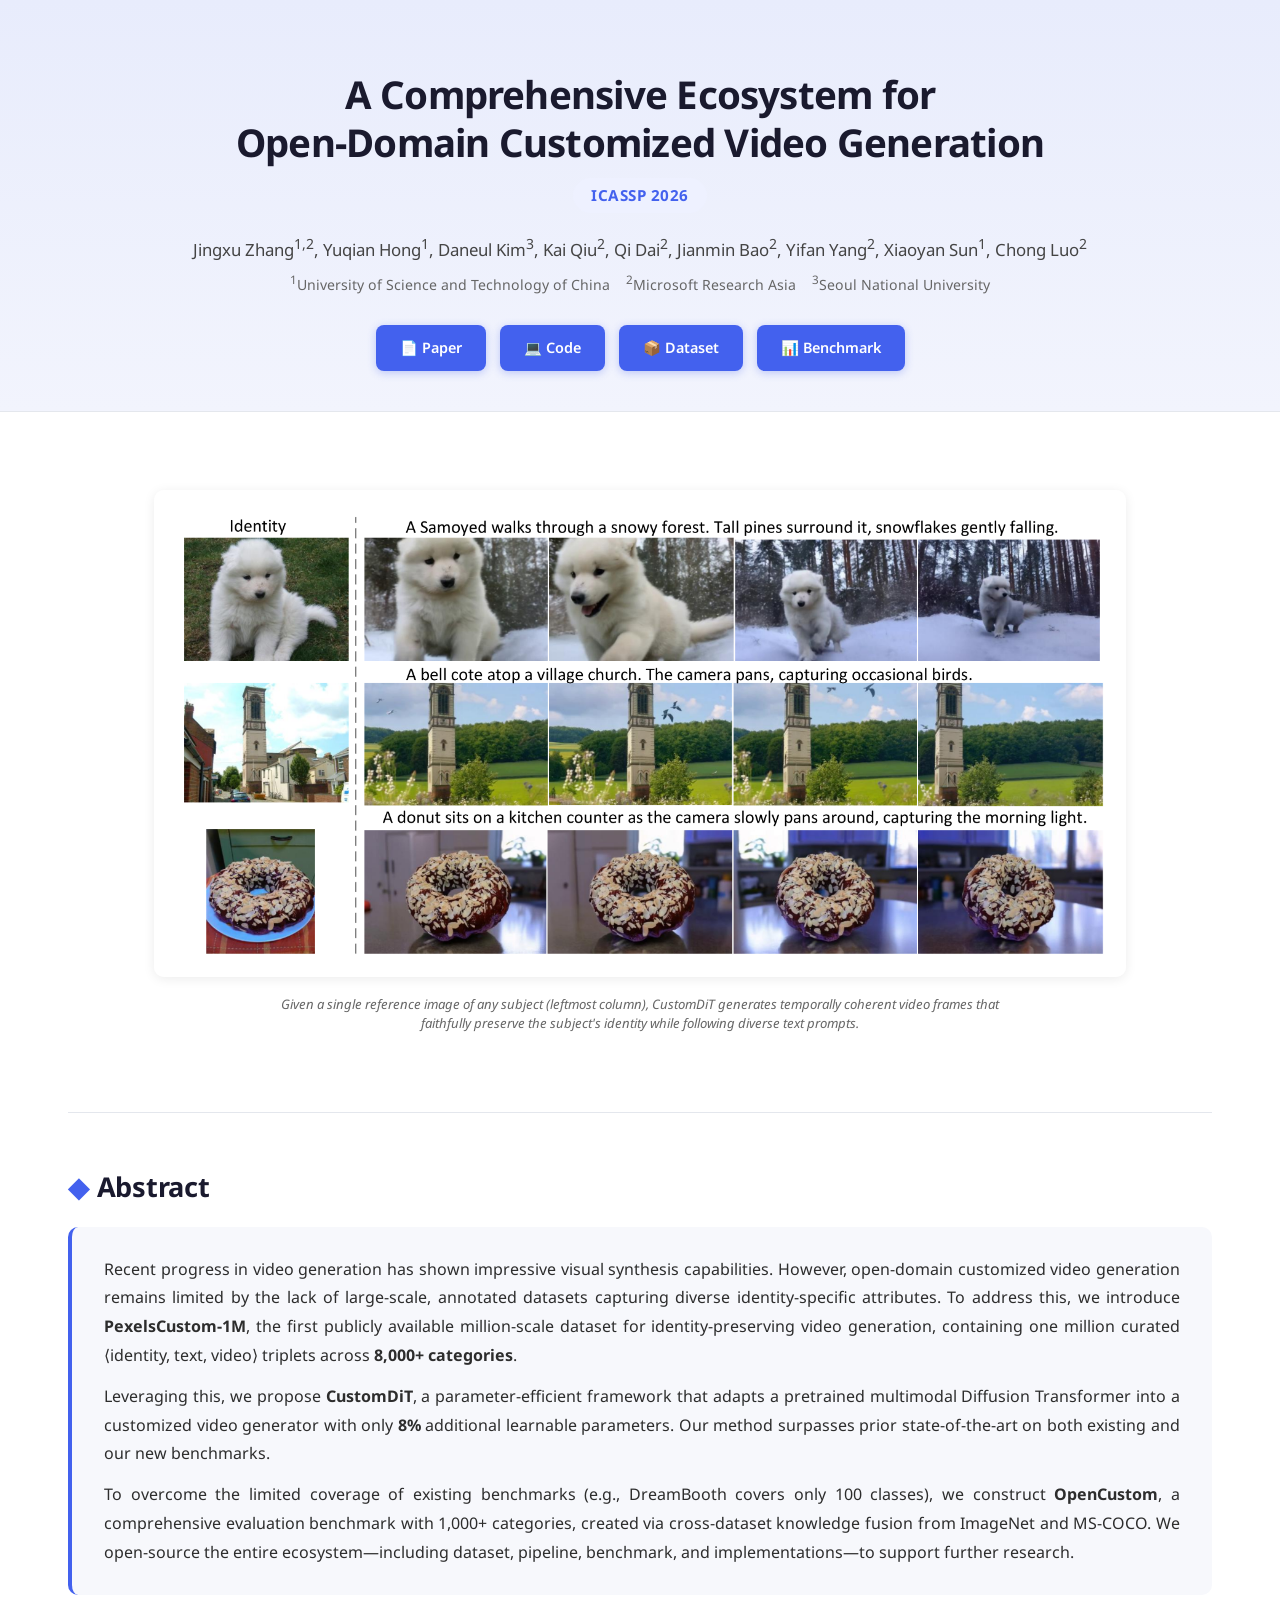
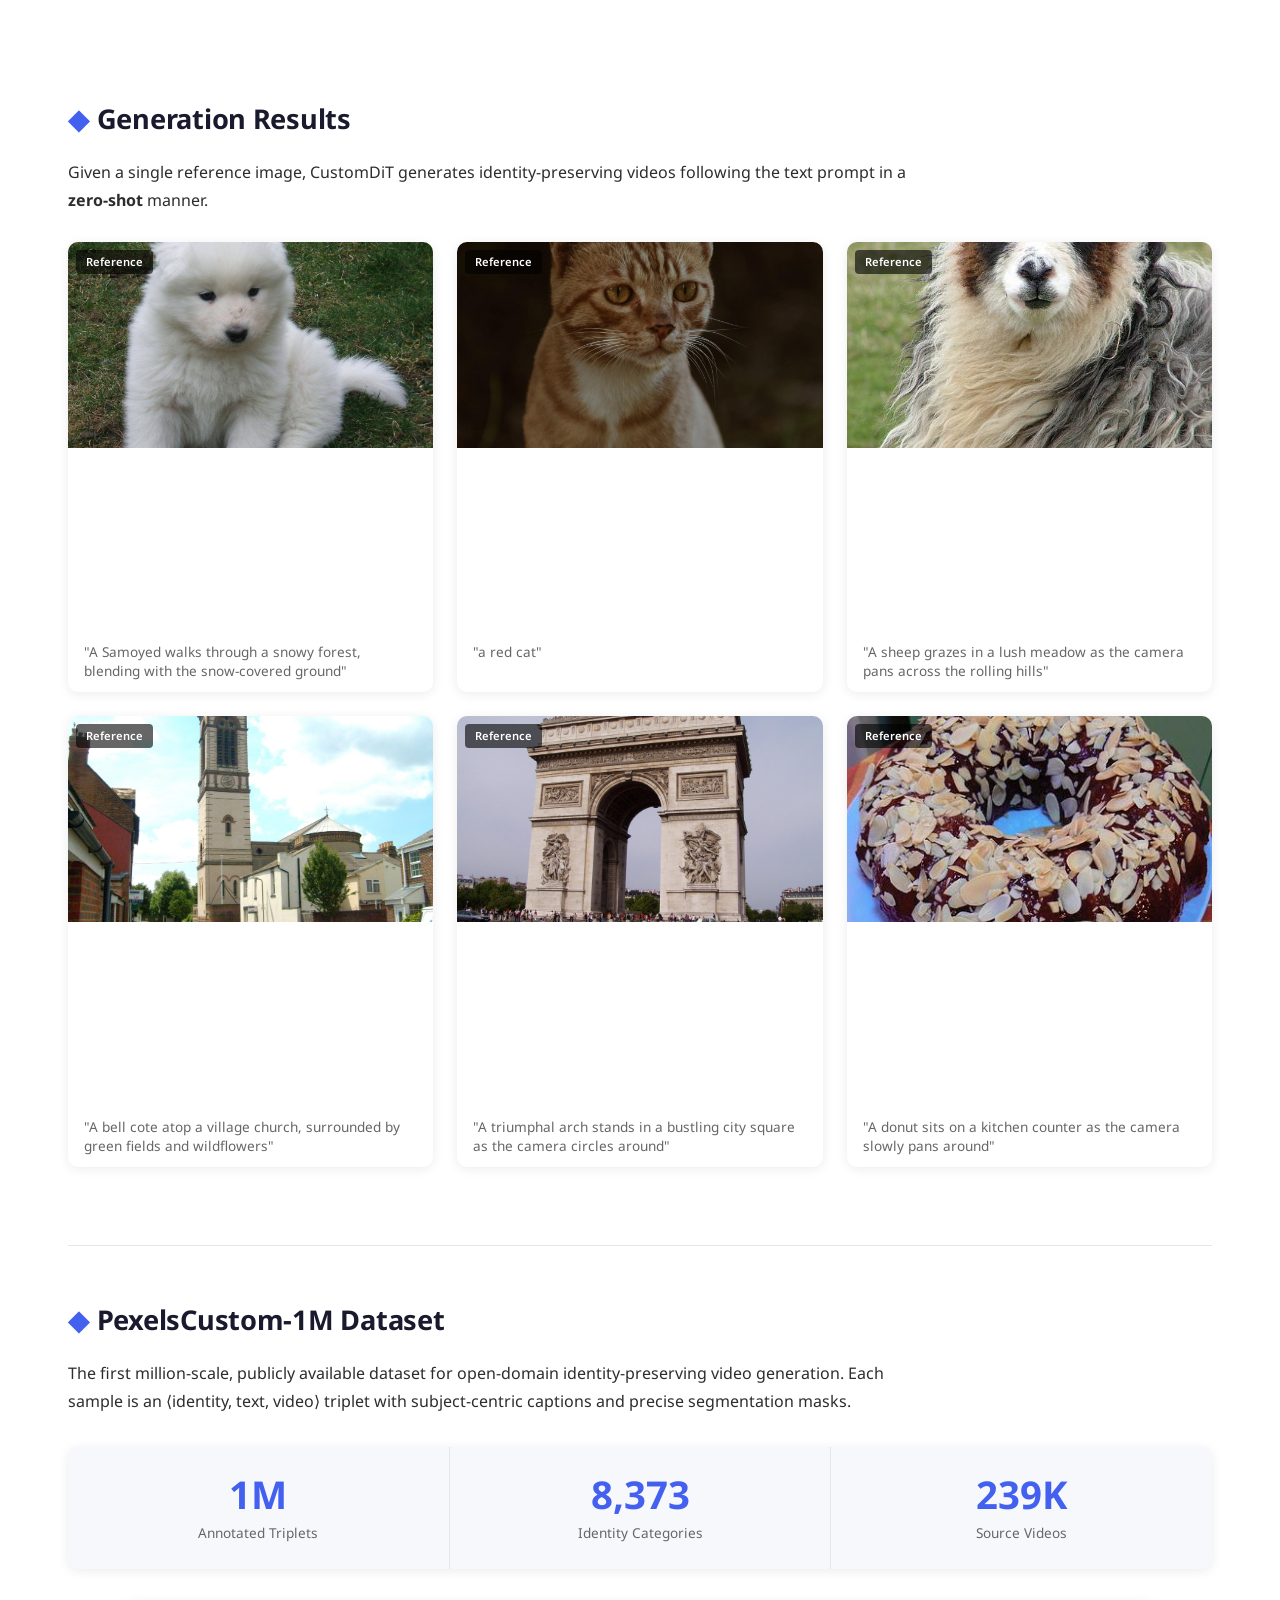
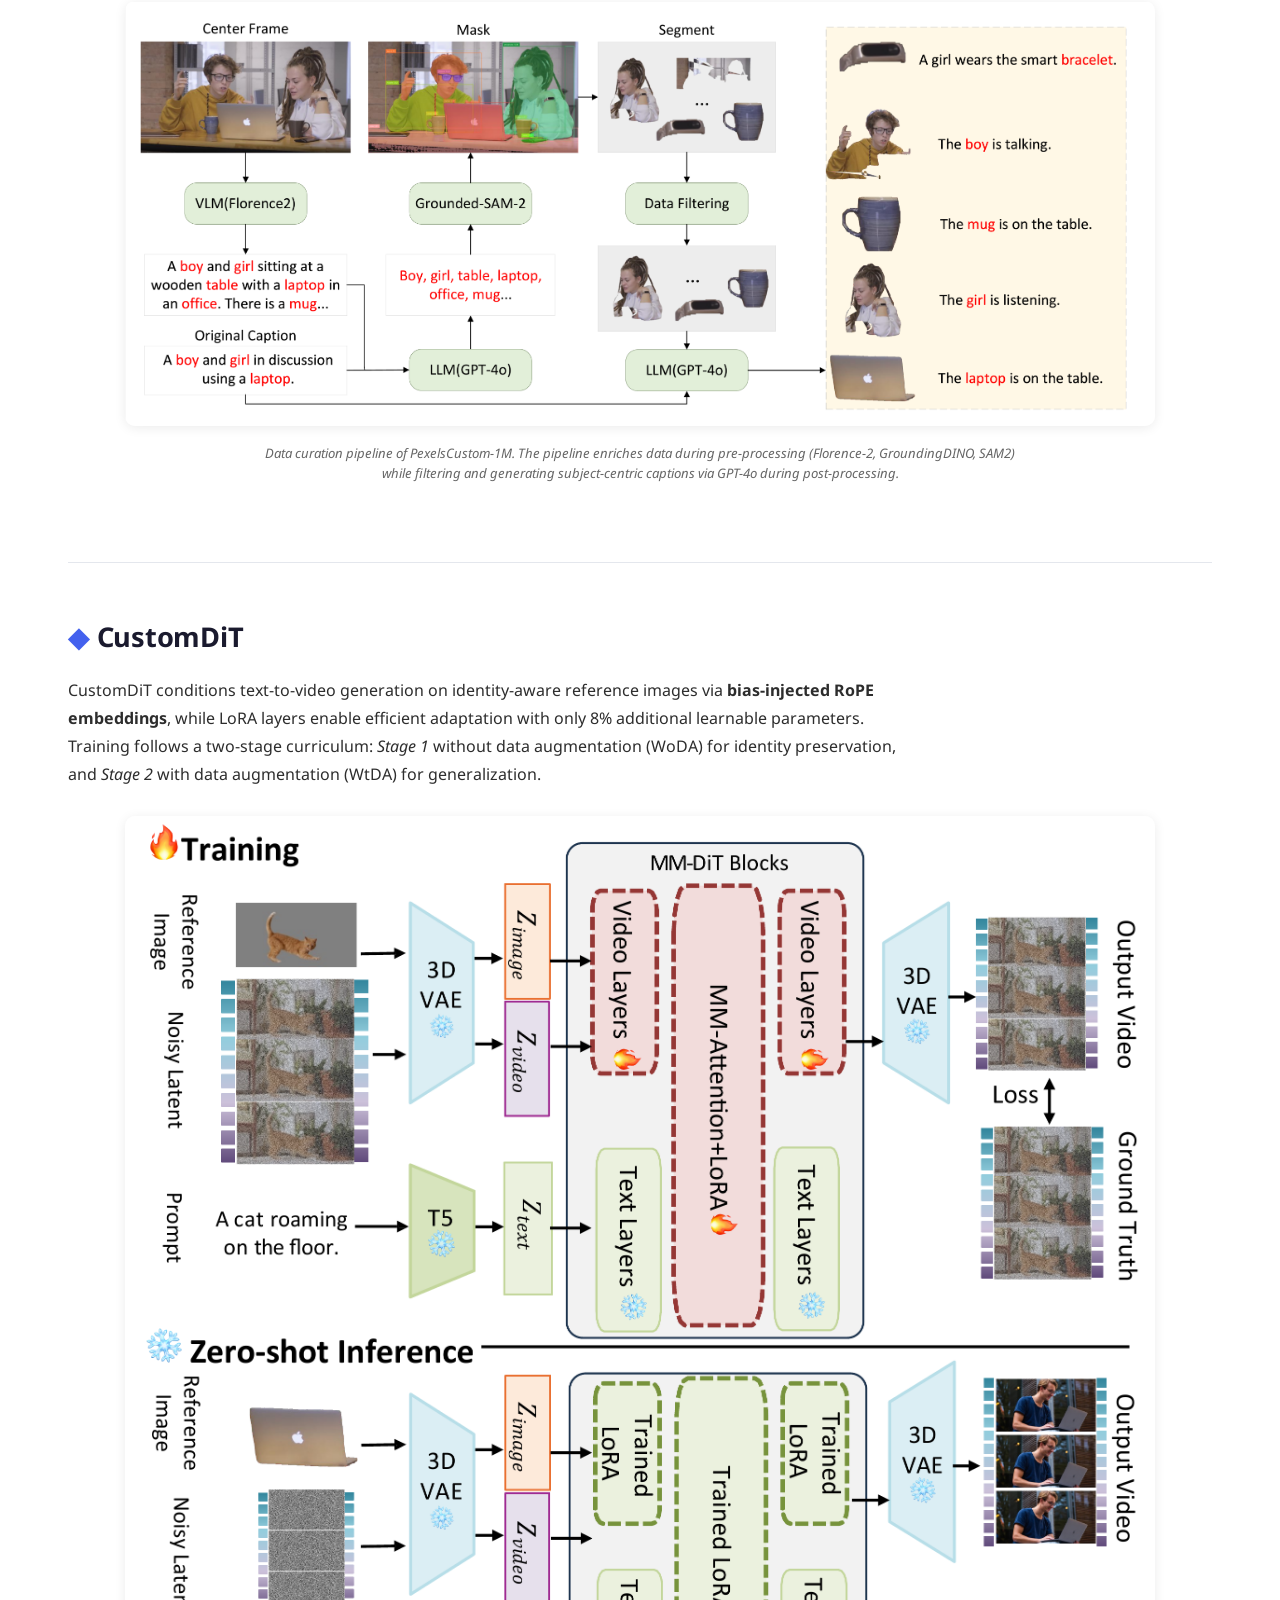
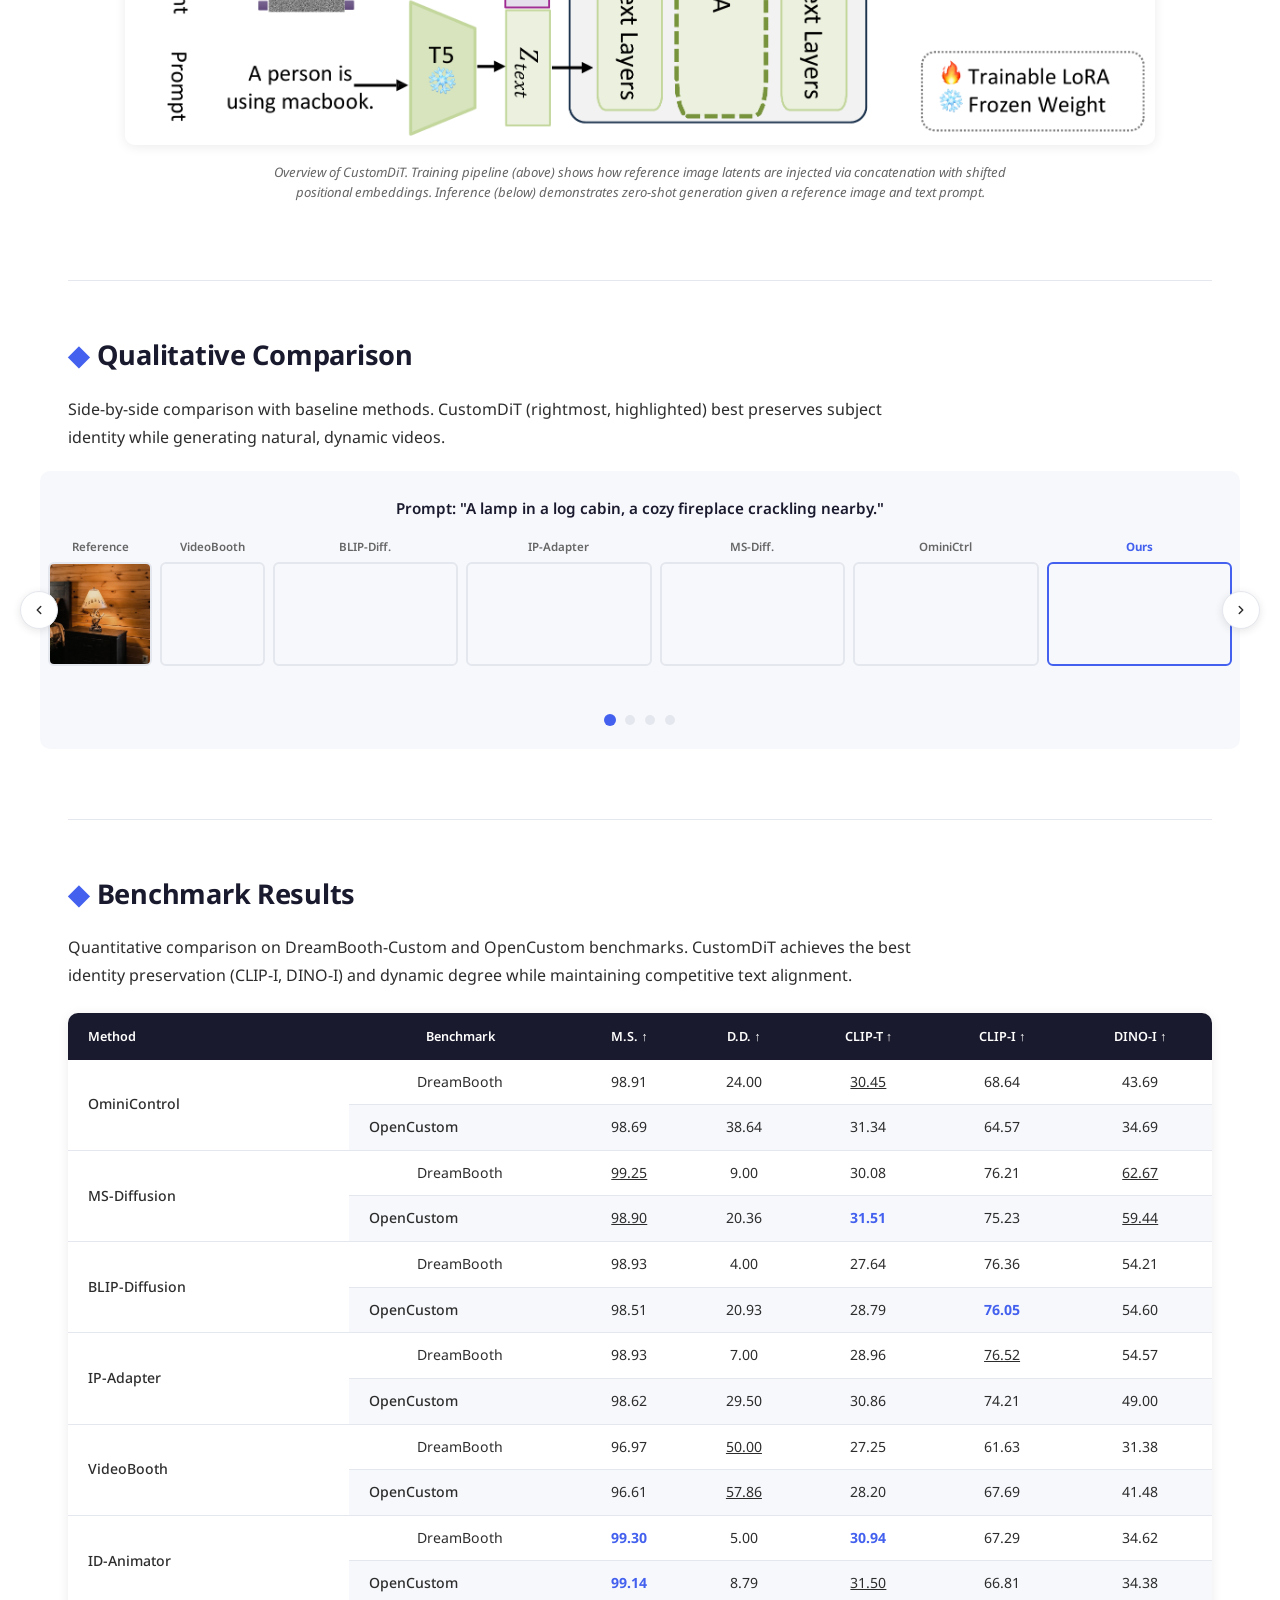
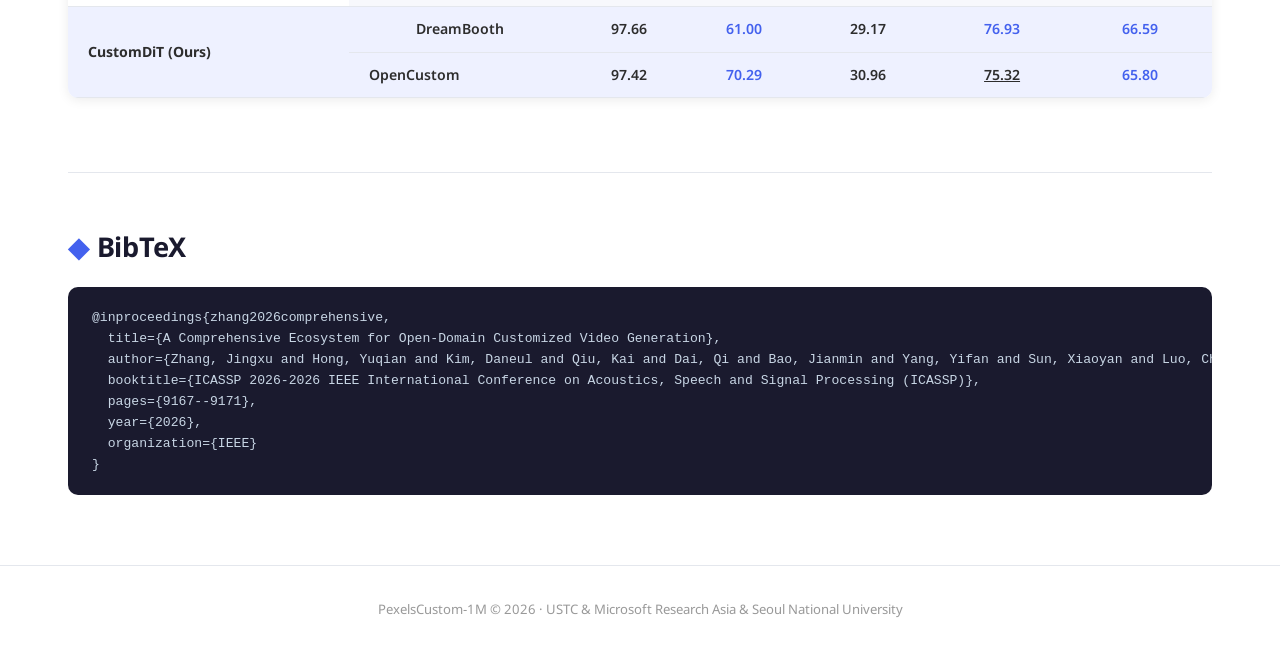
<file: docs/index.html>
<!DOCTYPE html>
<html lang="en">
<head>
  <meta charset="UTF-8">
  <meta name="viewport" content="width=device-width, initial-scale=1.0">
  <title>PexelsCustom-1M: A Comprehensive Ecosystem for Open-Domain Customized Video Generation</title>
  <meta name="description" content="PexelsCustom-1M: the first million-scale dataset for open-domain customized video generation, with 1M identity-text-video triplets across 8,373 categories. Includes CustomDiT framework and OpenCustom benchmark. ICASSP 2026.">
  <meta name="keywords" content="PexelsCustom-1M, CustomDiT, customized video generation, identity-preserving, text-to-video, diffusion transformer, OpenCustom, ICASSP 2026">
  <meta name="author" content="Jingxu Zhang, Yuqian Hong, Daneul Kim, Kai Qiu, Qi Dai, Jianmin Bao, Yifan Yang, Xiaoyan Sun, Chong Luo">
  <meta property="og:title" content="PexelsCustom-1M: A Comprehensive Ecosystem for Open-Domain Customized Video Generation">
  <meta property="og:description" content="The first million-scale dataset for open-domain customized video generation with 1M triplets across 8,373 categories. ICASSP 2026.">
  <meta property="og:type" content="website">
  <meta property="og:url" content="https://carpedkm.github.io/CustoMDiT/">
  <meta property="og:image" content="https://carpedkm.github.io/CustoMDiT/static/images/teaser.png">
  <meta name="twitter:card" content="summary_large_image">
  <meta name="twitter:title" content="PexelsCustom-1M: Open-Domain Customized Video Generation">
  <meta name="twitter:description" content="The first million-scale dataset for customized video generation. 1M triplets, 8,373 categories. ICASSP 2026.">
  <meta name="twitter:image" content="https://carpedkm.github.io/CustoMDiT/static/images/teaser.png">
  <link rel="canonical" href="https://carpedkm.github.io/CustoMDiT/">
  <link rel="stylesheet" href="static/css/style.css?v=16">
  <link href="https://fonts.googleapis.com/css2?family=Noto+Sans:wght@400;600;700&display=swap" rel="stylesheet">
</head>
<body>

<!-- ═══ Hero ═══ -->
<div class="hero">
  <div class="container">
    <h1>A Comprehensive Ecosystem for<br>Open-Domain Customized Video Generation</h1>
    <div class="venue">ICASSP 2026</div>
    <div class="authors">
      Jingxu Zhang<sup>1,2</sup>,
      Yuqian Hong<sup>1</sup>,
      Daneul Kim<sup>3</sup>,
      Kai Qiu<sup>2</sup>,
      Qi Dai<sup>2</sup>,
      Jianmin Bao<sup>2</sup>,
      Yifan Yang<sup>2</sup>,
      Xiaoyan Sun<sup>1</sup>,
      Chong Luo<sup>2</sup>
    </div>
    <div class="affiliations">
      <sup>1</sup>University of Science and Technology of China &nbsp;&nbsp;
      <sup>2</sup>Microsoft Research Asia &nbsp;&nbsp;
      <sup>3</sup>Seoul National University
    </div>
    <div class="links">
      <a href="https://arxiv.org/abs/2606.11783">📄 Paper</a>
      <a href="https://github.com/carpedkm/CustoMDiT">💻 Code</a>
      <a href="https://huggingface.co/datasets/carpedkm/CustoMDiT">📦 Dataset</a>
      <a href="https://github.com/carpedkm/CustoMDiT/tree/main/evaluation">📊 Benchmark</a>
    </div>
  </div>
</div>

<div class="container">

<!-- ═══ Teaser ═══ -->
<section id="teaser">
  <div class="figure">
    <img src="static/images/teaser.png" alt="CustomDiT identity-preserving video generation examples">
    <div class="caption">Given a single reference image of any subject (leftmost column), CustomDiT generates temporally coherent video frames that faithfully preserve the subject's identity while following diverse text prompts.</div>
  </div>
</section>

<hr class="section-divider">

<!-- ═══ Abstract ═══ -->
<section id="abstract">
  <h2><span class="section-icon">&#9670;</span>Abstract</h2>
  <div class="abstract-text">
    <p>
      Recent progress in video generation has shown impressive visual synthesis capabilities.
      However, open-domain customized video generation remains limited by the lack of large-scale, annotated datasets capturing diverse identity-specific attributes.
      To address this, we introduce <strong>PexelsCustom-1M</strong>, the first publicly available million-scale dataset for identity-preserving video generation, containing one million curated &langle;identity, text, video&rangle; triplets across <strong>8,000+ categories</strong>.
    </p>
    <p>
      Leveraging this, we propose <strong>CustomDiT</strong>, a parameter-efficient framework that adapts a pretrained multimodal Diffusion Transformer into a customized video generator with only <strong>8%</strong> additional learnable parameters.
      Our method surpasses prior state-of-the-art on both existing and our new benchmarks.
    </p>
    <p>
      To overcome the limited coverage of existing benchmarks (e.g., DreamBooth covers only 100 classes), we construct <strong>OpenCustom</strong>, a comprehensive evaluation benchmark with 1,000+ categories, created via cross-dataset knowledge fusion from ImageNet and MS-COCO.
      We open-source the entire ecosystem&mdash;including dataset, pipeline, benchmark, and implementations&mdash;to support further research.
    </p>
  </div>
</section>

<!-- ═══ Demo Results ═══ -->
<section id="demos">
  <h2><span class="section-icon">&#9670;</span>Generation Results</h2>
  <p>Given a single reference image, CustomDiT generates identity-preserving videos following the text prompt in a <strong>zero-shot</strong> manner.</p>
  <div class="demo-grid">

    <div class="demo-card">
      <div class="demo-media">
        <img class="ref-img" src="static/images/n02111889_7704.JPEG" alt="Reference: Samoyed">
        <span class="demo-label">Reference</span>
      </div>
      <video autoplay loop muted playsinline><source src="static/videos/n02111889_7704.mp4" type="video/mp4"></video>
      <div class="demo-info"><div class="demo-caption">"A Samoyed walks through a snowy forest, blending with the snow-covered ground"</div></div>
    </div>

    <div class="demo-card">
      <div class="demo-media">
        <img class="ref-img" src="static/images/cat_04.jpg" alt="Reference: cat">
        <span class="demo-label">Reference</span>
      </div>
      <video autoplay loop muted playsinline><source src="static/videos/cat_04.mp4" type="video/mp4"></video>
      <div class="demo-info"><div class="demo-caption">"a red cat"</div></div>
    </div>

    <div class="demo-card">
      <div class="demo-media">
        <img class="ref-img" src="static/images/000000002178.jpg" alt="Reference: sheep 2">
        <span class="demo-label">Reference</span>
      </div>
      <video autoplay loop muted playsinline><source src="static/videos/000000002178.mp4" type="video/mp4"></video>
      <div class="demo-info"><div class="demo-caption">"A sheep grazes in a lush meadow as the camera pans across the rolling hills"</div></div>
    </div>

    <div class="demo-card">
      <div class="demo-media">
        <img class="ref-img" src="static/images/n02825657_4596.JPEG" alt="Reference: bell cote">
        <span class="demo-label">Reference</span>
      </div>
      <video autoplay loop muted playsinline><source src="static/videos/n02825657_4596.mp4" type="video/mp4"></video>
      <div class="demo-info"><div class="demo-caption">"A bell cote atop a village church, surrounded by green fields and wildflowers"</div></div>
    </div>

    <div class="demo-card">
      <div class="demo-media">
        <img class="ref-img" src="static/images/n04486054_4455.JPEG" alt="Reference: triumphal arch">
        <span class="demo-label">Reference</span>
      </div>
      <video autoplay loop muted playsinline><source src="static/videos/n04486054_4455.mp4" type="video/mp4"></video>
      <div class="demo-info"><div class="demo-caption">"A triumphal arch stands in a bustling city square as the camera circles around"</div></div>
    </div>

    <div class="demo-card">
      <div class="demo-media">
        <img class="ref-img" src="static/images/000000405053.jpg" alt="Reference: donut">
        <span class="demo-label">Reference</span>
      </div>
      <video autoplay loop muted playsinline><source src="static/videos/000000405053.mp4" type="video/mp4"></video>
      <div class="demo-info"><div class="demo-caption">"A donut sits on a kitchen counter as the camera slowly pans around"</div></div>
    </div>

  </div>
</section>

<hr class="section-divider">

<!-- ═══ PexelsCustom-1M Dataset ═══ -->
<section id="dataset">
  <h2><span class="section-icon">&#9670;</span>PexelsCustom-1M Dataset</h2>
  <p>
    The first million-scale, publicly available dataset for open-domain identity-preserving video generation.
    Each sample is an &langle;identity, text, video&rangle; triplet with subject-centric captions and precise segmentation masks.
  </p>

  <div class="stats-bar">
    <div class="stat-item">
      <div class="stat-num">1M</div>
      <div class="stat-label">Annotated Triplets</div>
    </div>
    <div class="stat-item">
      <div class="stat-num">8,373</div>
      <div class="stat-label">Identity Categories</div>
    </div>
    <div class="stat-item">
      <div class="stat-num">239K</div>
      <div class="stat-label">Source Videos</div>
    </div>
  </div>

  <div class="figure">
    <img src="static/images/pipeline.png" alt="Data curation pipeline">
    <div class="caption">Data curation pipeline of PexelsCustom-1M. The pipeline enriches data during pre-processing (Florence-2, GroundingDINO, SAM2) while filtering and generating subject-centric captions via GPT-4o during post-processing.</div>
  </div>
</section>

<hr class="section-divider">

<!-- ═══ Method ═══ -->
<section id="method">
  <h2><span class="section-icon">&#9670;</span>CustomDiT</h2>
  <p>
    CustomDiT conditions text-to-video generation on identity-aware reference images via <strong>bias-injected RoPE embeddings</strong>, while LoRA layers enable efficient adaptation with only 8% additional learnable parameters.
    Training follows a two-stage curriculum: <em>Stage 1</em> without data augmentation (WoDA) for identity preservation, and <em>Stage 2</em> with data augmentation (WtDA) for generalization.
  </p>
  <div class="figure">
    <img src="static/images/architecture.png" alt="CustomDiT architecture">
    <div class="caption">Overview of CustomDiT. Training pipeline (above) shows how reference image latents are injected via concatenation with shifted positional embeddings. Inference (below) demonstrates zero-shot generation given a reference image and text prompt.</div>
  </div>
</section>

<hr class="section-divider">

<!-- ═══ Qualitative Comparison ═══ -->
<section id="comparison">
  <h2><span class="section-icon">&#9670;</span>Qualitative Comparison</h2>
  <p>Side-by-side comparison with baseline methods. CustomDiT (rightmost, highlighted) best preserves subject identity while generating natural, dynamic videos.</p>

  <div class="carousel-container">
    <button class="carousel-arrow carousel-prev" onclick="compCarousel.prev()"><svg width="14" height="14" viewBox="0 0 24 24" fill="none" stroke="currentColor" stroke-width="2.5" stroke-linecap="round" stroke-linejoin="round"><polyline points="15 18 9 12 15 6"></polyline></svg></button>
    <div class="carousel-inner">

      <!-- Slide 1: Lamp -->
      <div class="carousel-slide active">
        <div class="comp-prompt">Prompt: "A lamp in a log cabin, a cozy fireplace crackling nearby."</div>
        <div class="comparison-grid">
          <div class="comp-cell"><div class="comp-label">Reference</div><img src="static/images/decoritems_lamp1_clay-banks-uaKbXAjtJAE-unsplash.jpg" alt="ref"></div>
          <div class="comp-cell"><div class="comp-label">VideoBooth</div><video autoplay loop muted playsinline><source src="static/videos/videobooth_decoritems_lamp1_clay-banks-uaKbXAjtJAE-unsplash.mp4" type="video/mp4"></video></div>
          <div class="comp-cell"><div class="comp-label">BLIP-Diff.</div><video autoplay loop muted playsinline><source src="static/videos/blip-diffusion_decoritems_lamp1_clay-banks-uaKbXAjtJAE-unsplash.mp4" type="video/mp4"></video></div>
          <div class="comp-cell"><div class="comp-label">IP-Adapter</div><video autoplay loop muted playsinline><source src="static/videos/ip-adapter_decoritems_lamp1_clay-banks-uaKbXAjtJAE-unsplash.mp4" type="video/mp4"></video></div>
          <div class="comp-cell"><div class="comp-label">MS-Diff.</div><video autoplay loop muted playsinline><source src="static/videos/msdiffusion_decoritems_lamp1_clay-banks-uaKbXAjtJAE-unsplash.mp4" type="video/mp4"></video></div>
          <div class="comp-cell"><div class="comp-label">OminiCtrl</div><video autoplay loop muted playsinline><source src="static/videos/ominicontrol_decoritems_lamp1_clay-banks-uaKbXAjtJAE-unsplash.mp4" type="video/mp4"></video></div>
          <div class="comp-cell ours-cell"><div class="comp-label ours-label">Ours</div><video autoplay loop muted playsinline><source src="static/videos/decoritems_lamp1_clay-banks-uaKbXAjtJAE-unsplash.mp4" type="video/mp4"></video></div>
        </div>
      </div>

      <!-- Slide 2: Dog -->
      <div class="carousel-slide">
        <div class="comp-prompt">Prompt: "a dog on top of a purple rug in a forest"</div>
        <div class="comparison-grid">
          <div class="comp-cell"><div class="comp-label">Reference</div><img src="static/images/dog6_01.jpg" alt="ref"></div>
          <div class="comp-cell"><div class="comp-label">VideoBooth</div><video autoplay loop muted playsinline><source src="static/videos/videobooth_dog6_01.mp4" type="video/mp4"></video></div>
          <div class="comp-cell"><div class="comp-label">BLIP-Diff.</div><video autoplay loop muted playsinline><source src="static/videos/blip-diffusion_dog6_01.mp4" type="video/mp4"></video></div>
          <div class="comp-cell"><div class="comp-label">IP-Adapter</div><video autoplay loop muted playsinline><source src="static/videos/ip-adapter_dog6_01.mp4" type="video/mp4"></video></div>
          <div class="comp-cell"><div class="comp-label">MS-Diff.</div><video autoplay loop muted playsinline><source src="static/videos/msdiffusion_dog6_01.mp4" type="video/mp4"></video></div>
          <div class="comp-cell"><div class="comp-label">OminiCtrl</div><video autoplay loop muted playsinline><source src="static/videos/ominicontrol_dog6_01.mp4" type="video/mp4"></video></div>
          <div class="comp-cell ours-cell"><div class="comp-label ours-label">Ours</div><video autoplay loop muted playsinline><source src="static/videos/dog6_01.mp4" type="video/mp4"></video></div>
        </div>
      </div>

      <!-- Slide 3: Golden Retriever -->
      <div class="carousel-slide">
        <div class="comp-prompt">Prompt: "Golden retriever walks on sandy beach with waves and seagulls."</div>
        <div class="comparison-grid">
          <div class="comp-cell"><div class="comp-label">Reference</div><img src="static/images/n02099601_6772.JPEG" alt="ref"></div>
          <div class="comp-cell"><div class="comp-label">VideoBooth</div><video autoplay loop muted playsinline><source src="static/videos/videobooth_n02099601_6772.mp4" type="video/mp4"></video></div>
          <div class="comp-cell"><div class="comp-label">BLIP-Diff.</div><video autoplay loop muted playsinline><source src="static/videos/blip-diffusion_n02099601_6772.mp4" type="video/mp4"></video></div>
          <div class="comp-cell"><div class="comp-label">IP-Adapter</div><video autoplay loop muted playsinline><source src="static/videos/ip-adapter_n02099601_6772.mp4" type="video/mp4"></video></div>
          <div class="comp-cell"><div class="comp-label">MS-Diff.</div><video autoplay loop muted playsinline><source src="static/videos/msdiffusion_n02099601_6772.mp4" type="video/mp4"></video></div>
          <div class="comp-cell"><div class="comp-label">OminiCtrl</div><video autoplay loop muted playsinline><source src="static/videos/ominicontrol_n02099601_6772.mp4" type="video/mp4"></video></div>
          <div class="comp-cell ours-cell"><div class="comp-label ours-label">Ours</div><video autoplay loop muted playsinline><source src="static/videos/n02099601_6772.mp4" type="video/mp4"></video></div>
        </div>
      </div>

      <!-- Slide 4: Plushie -->
      <div class="carousel-slide">
        <div class="comp-prompt">Prompt: "Pokemon plushie made of crochet."</div>
        <div class="comparison-grid">
          <div class="comp-cell"><div class="comp-label">Reference</div><img src="static/images/plushie_2_3.jpg" alt="ref"></div>
          <div class="comp-cell"><div class="comp-label">VideoBooth</div><video autoplay loop muted playsinline><source src="static/videos/videobooth_plushie_2_3.mp4" type="video/mp4"></video></div>
          <div class="comp-cell"><div class="comp-label">BLIP-Diff.</div><video autoplay loop muted playsinline><source src="static/videos/blip-diffusion_plushie_2_3.mp4" type="video/mp4"></video></div>
          <div class="comp-cell"><div class="comp-label">IP-Adapter</div><video autoplay loop muted playsinline><source src="static/videos/ip-adapter_plushie_2_3.mp4" type="video/mp4"></video></div>
          <div class="comp-cell"><div class="comp-label">MS-Diff.</div><video autoplay loop muted playsinline><source src="static/videos/msdiffusion_plushie_2_3.mp4" type="video/mp4"></video></div>
          <div class="comp-cell"><div class="comp-label">OminiCtrl</div><video autoplay loop muted playsinline><source src="static/videos/ominicontrol_plushie_2_3.mp4" type="video/mp4"></video></div>
          <div class="comp-cell ours-cell"><div class="comp-label ours-label">Ours</div><video autoplay loop muted playsinline><source src="static/videos/plushie_2_3.mp4" type="video/mp4"></video></div>
        </div>
      </div>

    </div>
    <button class="carousel-arrow carousel-next" onclick="compCarousel.next()"><svg width="14" height="14" viewBox="0 0 24 24" fill="none" stroke="currentColor" stroke-width="2.5" stroke-linecap="round" stroke-linejoin="round"><polyline points="9 18 15 12 9 6"></polyline></svg></button>
    <div class="carousel-dots">
      <span class="carousel-dot active" onclick="compCarousel.goTo(0)"></span>
      <span class="carousel-dot" onclick="compCarousel.goTo(1)"></span>
      <span class="carousel-dot" onclick="compCarousel.goTo(2)"></span>
      <span class="carousel-dot" onclick="compCarousel.goTo(3)"></span>
    </div>
  </div>
</section>

<hr class="section-divider">

<!-- ═══ Benchmark ═══ -->
<section id="benchmark">
  <h2><span class="section-icon">&#9670;</span>Benchmark Results</h2>
  <p>Quantitative comparison on DreamBooth-Custom and OpenCustom benchmarks. CustomDiT achieves the best identity preservation (CLIP-I, DINO-I) and dynamic degree while maintaining competitive text alignment.</p>
  <div class="table-wrapper">
    <table class="benchmark-table">
      <thead>
        <tr>
          <th>Method</th>
          <th>Benchmark</th>
          <th>M.S. &uarr;</th>
          <th>D.D. &uarr;</th>
          <th>CLIP-T &uarr;</th>
          <th>CLIP-I &uarr;</th>
          <th>DINO-I &uarr;</th>
        </tr>
      </thead>
      <tbody>
        <tr><td rowspan="2">OminiControl</td><td>DreamBooth</td><td>98.91</td><td>24.00</td><td class="second">30.45</td><td>68.64</td><td>43.69</td></tr>
        <tr><td>OpenCustom</td><td>98.69</td><td>38.64</td><td>31.34</td><td>64.57</td><td>34.69</td></tr>

        <tr><td rowspan="2">MS-Diffusion</td><td>DreamBooth</td><td class="second">99.25</td><td>9.00</td><td>30.08</td><td>76.21</td><td class="second">62.67</td></tr>
        <tr><td>OpenCustom</td><td class="second">98.90</td><td>20.36</td><td class="best">31.51</td><td>75.23</td><td class="second">59.44</td></tr>

        <tr><td rowspan="2">BLIP-Diffusion</td><td>DreamBooth</td><td>98.93</td><td>4.00</td><td>27.64</td><td>76.36</td><td>54.21</td></tr>
        <tr><td>OpenCustom</td><td>98.51</td><td>20.93</td><td>28.79</td><td class="best">76.05</td><td>54.60</td></tr>

        <tr><td rowspan="2">IP-Adapter</td><td>DreamBooth</td><td>98.93</td><td>7.00</td><td>28.96</td><td class="second">76.52</td><td>54.57</td></tr>
        <tr><td>OpenCustom</td><td>98.62</td><td>29.50</td><td>30.86</td><td>74.21</td><td>49.00</td></tr>

        <tr><td rowspan="2">VideoBooth</td><td>DreamBooth</td><td>96.97</td><td class="second">50.00</td><td>27.25</td><td>61.63</td><td>31.38</td></tr>
        <tr><td>OpenCustom</td><td>96.61</td><td class="second">57.86</td><td>28.20</td><td>67.69</td><td>41.48</td></tr>

        <tr><td rowspan="2">ID-Animator</td><td>DreamBooth</td><td class="best">99.30</td><td>5.00</td><td class="best">30.94</td><td>67.29</td><td>34.62</td></tr>
        <tr><td>OpenCustom</td><td class="best">99.14</td><td>8.79</td><td class="second">31.50</td><td>66.81</td><td>34.38</td></tr>

        <tr class="ours"><td rowspan="2"><strong>CustomDiT (Ours)</strong></td><td>DreamBooth</td><td>97.66</td><td class="best">61.00</td><td>29.17</td><td class="best">76.93</td><td class="best">66.59</td></tr>
        <tr class="ours"><td>OpenCustom</td><td>97.42</td><td class="best">70.29</td><td>30.96</td><td class="second">75.32</td><td class="best">65.80</td></tr>
      </tbody>
    </table>
  </div>
</section>

<hr class="section-divider">

<!-- ═══ Citation ═══ -->
<section id="citation">
  <h2><span class="section-icon">&#9670;</span>BibTeX</h2>
  <div class="bibtex-wrapper">
    <div class="bibtex">@inproceedings{zhang2026comprehensive,
  title={A Comprehensive Ecosystem for Open-Domain Customized Video Generation},
  author={Zhang, Jingxu and Hong, Yuqian and Kim, Daneul and Qiu, Kai and Dai, Qi and Bao, Jianmin and Yang, Yifan and Sun, Xiaoyan and Luo, Chong},
  booktitle={ICASSP 2026-2026 IEEE International Conference on Acoustics, Speech and Signal Processing (ICASSP)},
  pages={9167--9171},
  year={2026},
  organization={IEEE}
}</div>
  </div>
</section>

</div>

<footer>
  <div class="container">
    PexelsCustom-1M &copy; 2026 &middot; USTC &amp; Microsoft Research Asia &amp; Seoul National University
  </div>
</footer>

<!-- Lightbox -->
<div class="lightbox-overlay" id="lightbox" onclick="closeLightbox()">
  <span class="lightbox-close">&times;</span>
  <div id="lightbox-content"></div>
</div>

<script>
class Carousel {
  constructor(container, autoInterval = 8000) {
    this.slides = container.querySelectorAll('.carousel-slide');
    this.dots = container.querySelectorAll('.carousel-dot');
    this.current = 0;
    this.total = this.slides.length;
    this.autoInterval = autoInterval;
    this.timer = null;
    this.startAuto();
  }
  goTo(i) {
    this.slides[this.current].classList.remove('active');
    this.dots[this.current].classList.remove('active');
    this.slides[this.current].querySelectorAll('video').forEach(v => { v.pause(); v.currentTime = 0; });
    this.current = (i + this.total) % this.total;
    this.slides[this.current].classList.add('active');
    this.dots[this.current].classList.add('active');
    this.slides[this.current].querySelectorAll('video').forEach(v => v.play());
    this.resetAuto();
  }
  next() { this.goTo(this.current + 1); }
  prev() { this.goTo(this.current - 1); }
  startAuto() { this.timer = setInterval(() => this.next(), this.autoInterval); }
  resetAuto() { clearInterval(this.timer); this.startAuto(); }
}
const compCarousel = new Carousel(document.querySelector('.carousel-container'));

// Lightbox
function openLightbox(el) {
  const box = document.getElementById('lightbox');
  const content = document.getElementById('lightbox-content');
  if (el.tagName === 'VIDEO') {
    const src = el.querySelector('source')?.src || el.src;
    content.innerHTML = '<video autoplay loop muted playsinline style="max-width:85%;max-height:85%"><source src="' + src + '" type="video/mp4"></video>';
  } else if (el.tagName === 'IMG') {
    content.innerHTML = '<img src="' + el.src + '">';
  }
  box.classList.add('active');
}
function closeLightbox() {
  const box = document.getElementById('lightbox');
  box.classList.remove('active');
  document.getElementById('lightbox-content').innerHTML = '';
}
document.addEventListener('keydown', e => { if (e.key === 'Escape') closeLightbox(); });

// Attach click handlers to all comparison/demo videos and images
document.querySelectorAll('.comp-cell video, .comp-cell img, .demo-card video, .demo-card img').forEach(el => {
  el.addEventListener('click', e => { e.stopPropagation(); openLightbox(el); });
});
</script>

</body>
</html>
</file>
<file: docs/static/css/style.css>
:root {
  --primary: #1a1a2e;
  --accent: #4361ee;
  --accent-light: #eef1ff;
  --bg: #ffffff;
  --text: #2d2d2d;
  --text-light: #666;
  --light-bg: #f7f8fc;
  --border: #e4e7ed;
  --shadow: 0 2px 12px rgba(0,0,0,0.08);
  --shadow-hover: 0 4px 20px rgba(0,0,0,0.12);
  --radius: 10px;
}

* { margin: 0; padding: 0; box-sizing: border-box; }

body {
  font-family: 'Noto Sans', -apple-system, 'Segoe UI', Roboto, sans-serif;
  color: var(--text);
  background: var(--bg);
  line-height: 1.75;
  -webkit-font-smoothing: antialiased;
}

.container {
  max-width: 1200px;
  margin: 0 auto;
  padding: 0 28px;
}

/* ─── Hero ─── */
.hero {
  text-align: center;
  padding: 70px 0 40px;
  background: linear-gradient(180deg, #e8ecfc 0%, #f2f4fd 100%);
  border-bottom: 1px solid var(--border);
}

.hero h1 {
  font-size: 2.4em;
  font-weight: 700;
  color: var(--primary);
  line-height: 1.25;
  margin-bottom: 12px;
  letter-spacing: -0.02em;
}

.venue {
  display: inline-block;
  font-size: 0.95em;
  color: var(--accent);
  font-weight: 700;
  background: var(--accent-light);
  padding: 4px 18px;
  border-radius: 20px;
  margin-bottom: 20px;
  letter-spacing: 0.5px;
}

.authors {
  font-size: 1.05em;
  color: #444;
  margin-bottom: 6px;
  line-height: 1.6;
}

.affiliations {
  font-size: 0.88em;
  color: var(--text-light);
  margin-bottom: 28px;
}

.links {
  display: flex;
  justify-content: center;
  gap: 14px;
  flex-wrap: wrap;
}

.links a {
  display: inline-flex;
  align-items: center;
  gap: 6px;
  padding: 10px 24px;
  background: var(--accent);
  color: white;
  border-radius: 8px;
  text-decoration: none;
  font-weight: 600;
  font-size: 0.9em;
  transition: all 0.2s;
  box-shadow: 0 2px 8px rgba(67,97,238,0.3);
}

.links a:hover {
  background: #3651d4;
  box-shadow: 0 4px 14px rgba(67,97,238,0.4);
  transform: translateY(-1px);
}

/* ─── Sections ─── */
section {
  padding: 50px 0;
}

.section-divider {
  border: none;
  height: 1px;
  background: var(--border);
  margin: 0;
}

section h2 {
  font-size: 1.7em;
  color: var(--primary);
  margin-bottom: 16px;
  font-weight: 700;
  letter-spacing: -0.01em;
}

section h2 .section-icon {
  color: var(--accent);
  margin-right: 8px;
}

section > p, section > .section-desc {
  margin-bottom: 20px;
  color: var(--text);
  font-size: 1.0em;
  max-width: 850px;
}

.abstract-text {
  text-align: justify;
  font-size: 1.0em;
  line-height: 1.8;
  background: var(--light-bg);
  padding: 28px 32px;
  border-radius: var(--radius);
  border-left: 4px solid var(--accent);
}

.abstract-text p {
  margin-bottom: 12px;
}

.abstract-text p:last-child {
  margin-bottom: 0;
}

/* ─── Figures ─── */
.figure {
  margin: 28px 0;
  text-align: center;
}

.figure img {
  max-width: 90%;
  height: auto;
  border-radius: var(--radius);
  box-shadow: var(--shadow);
}

#teaser .figure img {
  max-width: 85%;
}

.figure .caption {
  font-size: 0.82em;
  color: var(--text-light);
  margin-top: 10px;
  font-style: italic;
  max-width: 750px;
  margin-left: auto;
  margin-right: auto;
  line-height: 1.5;
}

/* ─── Demo Gallery ─── */
.demo-grid {
  display: grid;
  grid-template-columns: repeat(3, 1fr);
  gap: 24px;
  margin: 28px 0;
}

.demo-card {
  background: var(--bg);
  border-radius: var(--radius);
  box-shadow: var(--shadow);
  overflow: hidden;
  transition: box-shadow 0.2s, transform 0.2s;
}

.demo-card:hover {
  box-shadow: var(--shadow-hover);
  transform: translateY(-2px);
}

.demo-card .demo-media {
  position: relative;
}

.demo-card .ref-img {
  width: 100%;
  aspect-ratio: 16/9;
  object-fit: cover;
  display: block;
  cursor: pointer;
}

.demo-card video {
  width: 100%;
  display: block;
  cursor: pointer;
}

.demo-card .demo-label {
  position: absolute;
  top: 8px;
  left: 8px;
  background: rgba(0,0,0,0.6);
  color: white;
  font-size: 0.7em;
  font-weight: 600;
  padding: 2px 10px;
  border-radius: 4px;
  pointer-events: none;
}

.demo-card .demo-info {
  padding: 12px 16px;
}

.demo-card .demo-caption {
  font-size: 0.85em;
  color: var(--text-light);
  line-height: 1.4;
}

/* ─── Comparison Section ─── */
.carousel-container {
  position: relative;
  background: var(--light-bg);
  border-radius: var(--radius);
  padding: 24px 8px;
  margin: 20px -28px;
  overflow: visible;
}

.carousel-inner {
  position: relative;
  min-height: 200px;
  max-width: 100%;
  margin: 0 auto;
}

.carousel-slide {
  display: none;
  animation: fadeIn 0.45s ease;
}

.carousel-slide.active {
  display: block;
}

@keyframes fadeIn {
  from { opacity: 0; transform: translateX(12px); }
  to   { opacity: 1; transform: translateX(0); }
}

.carousel-arrow {
  position: absolute;
  top: 50%;
  transform: translateY(-50%);
  z-index: 2;
  background: white;
  border: 1px solid var(--border);
  color: var(--text);
  width: 38px;
  height: 38px;
  border-radius: 50%;
  font-size: 1.1em;
  cursor: pointer;
  display: flex;
  align-items: center;
  justify-content: center;
  box-shadow: 0 2px 8px rgba(0,0,0,0.1);
  transition: all 0.2s;
}

.carousel-arrow:hover {
  background: var(--accent);
  color: white;
  border-color: var(--accent);
  box-shadow: 0 4px 12px rgba(67,97,238,0.3);
}

.carousel-prev { left: -20px; }
.carousel-next { right: -20px; }

.carousel-dots {
  display: flex;
  justify-content: center;
  gap: 10px;
  margin-top: 20px;
}

.carousel-dot {
  width: 10px;
  height: 10px;
  border-radius: 50%;
  background: var(--border);
  cursor: pointer;
  transition: all 0.2s;
}

.carousel-dot.active {
  background: var(--accent);
  transform: scale(1.2);
}

.carousel-dot:hover {
  background: var(--accent);
  opacity: 0.7;
}

.comp-prompt {
  font-size: 0.95em;
  font-weight: 600;
  color: var(--primary);
  margin-bottom: 16px;
  text-align: center;
}

/* Grid: square cols = 9fr, video cols = 16fr → equal heights (no JS needed) */
.comparison-grid {
  display: grid;
  grid-template-columns: 9fr 9fr 16fr 16fr 16fr 16fr 16fr;
  gap: 8px;
  align-items: end;
}

.comparison-grid .comp-label {
  font-size: 0.72em;
  font-weight: 600;
  color: var(--text-light);
  text-align: center;
  margin-bottom: 4px;
}

.comparison-grid .comp-label.ours-label {
  color: var(--accent);
  font-weight: 700;
}

.comparison-grid .comp-cell {
  text-align: center;
  min-width: 0;
}

.comparison-grid .comp-cell img,
.comparison-grid .comp-cell video {
  width: 100%;
  object-fit: cover;
  border-radius: 6px;
  border: 2px solid var(--border);
  cursor: pointer;
  display: block;
}

.comparison-grid .comp-cell:nth-child(1) img {
  aspect-ratio: 1/1;
}

.comparison-grid .comp-cell:nth-child(2) video {
  aspect-ratio: 1/1;
}

.comparison-grid .comp-cell:nth-child(n+3) video {
  aspect-ratio: 16/9;
}

.comparison-grid .comp-cell.ours-cell video {
  border: 2px solid var(--accent);
}

/* ─── Stats ─── */
.stats-bar {
  display: flex;
  justify-content: center;
  gap: 0;
  margin: 32px 0;
  background: var(--light-bg);
  border-radius: var(--radius);
  overflow: hidden;
  box-shadow: var(--shadow);
}

.stat-item {
  flex: 1;
  text-align: center;
  padding: 24px 16px;
  border-right: 1px solid var(--border);
}

.stat-item:last-child {
  border-right: none;
}

.stat-item .stat-num {
  font-size: 2.4em;
  font-weight: 700;
  color: var(--accent);
  line-height: 1.2;
}

.stat-item .stat-label {
  font-size: 0.85em;
  color: var(--text-light);
  margin-top: 4px;
}

/* ─── Benchmark Table ─── */
.table-wrapper {
  overflow-x: auto;
  margin: 24px 0;
  border-radius: var(--radius);
  box-shadow: var(--shadow);
}

.benchmark-table {
  width: 100%;
  border-collapse: collapse;
  font-size: 0.88em;
}

.benchmark-table th {
  background: var(--primary);
  color: white;
  padding: 12px 14px;
  text-align: center;
  font-weight: 600;
  font-size: 0.9em;
}

.benchmark-table th:first-child {
  text-align: left;
  padding-left: 20px;
}

.benchmark-table td {
  padding: 10px 14px;
  text-align: center;
  border-bottom: 1px solid var(--border);
}

.benchmark-table td:first-child {
  text-align: left;
  padding-left: 20px;
  font-weight: 500;
}

.benchmark-table tr:nth-child(even) {
  background: var(--light-bg);
}

.benchmark-table .best {
  font-weight: 700;
  color: var(--accent);
}

.benchmark-table .second {
  text-decoration: underline;
}

.benchmark-table tr.ours td {
  background: var(--accent-light);
  font-weight: 600;
}

/* ─── BibTeX ─── */
.bibtex-wrapper {
  position: relative;
}

.bibtex {
  background: var(--primary);
  color: #c8d6e5;
  border-radius: var(--radius);
  padding: 20px 24px;
  font-family: 'SFMono-Regular', Consolas, 'Liberation Mono', Menlo, monospace;
  font-size: 0.82em;
  overflow-x: auto;
  white-space: pre;
  line-height: 1.6;
}

/* ─── Lightbox ─── */
.lightbox-overlay {
  display: none;
  position: fixed;
  top: 0; left: 0;
  width: 100%; height: 100%;
  background: rgba(0,0,0,0.85);
  z-index: 1000;
  justify-content: center;
  align-items: center;
  cursor: pointer;
}

.lightbox-overlay.active {
  display: flex;
}

.lightbox-overlay video,
.lightbox-overlay img {
  max-width: 85%;
  max-height: 85%;
  border-radius: 12px;
  box-shadow: 0 8px 40px rgba(0,0,0,0.5);
}

.lightbox-close {
  position: absolute;
  top: 24px;
  right: 32px;
  color: white;
  font-size: 2em;
  cursor: pointer;
  font-weight: 300;
  line-height: 1;
  opacity: 0.8;
  transition: opacity 0.2s;
}

.lightbox-close:hover {
  opacity: 1;
}

/* ─── Footer ─── */
footer {
  text-align: center;
  padding: 32px 0;
  color: #999;
  font-size: 0.82em;
  border-top: 1px solid var(--border);
  margin-top: 20px;
}

/* ─── Responsive ─── */
@media (max-width: 768px) {
  .hero h1 { font-size: 1.6em; }
  .demo-grid { grid-template-columns: repeat(2, 1fr); gap: 16px; }
  .comparison-grid {
    grid-template-columns: repeat(7, 1fr);
    gap: 4px;
  }
  .carousel-container { padding: 24px 44px; }
  .carousel-arrow { width: 30px; height: 30px; font-size: 0.9em; }
  .carousel-prev { left: 4px; }
  .carousel-next { right: 4px; }
  .stats-bar { flex-direction: column; }
  .stat-item { border-right: none; border-bottom: 1px solid var(--border); }
  .stat-item:last-child { border-bottom: none; }
}
</file>
